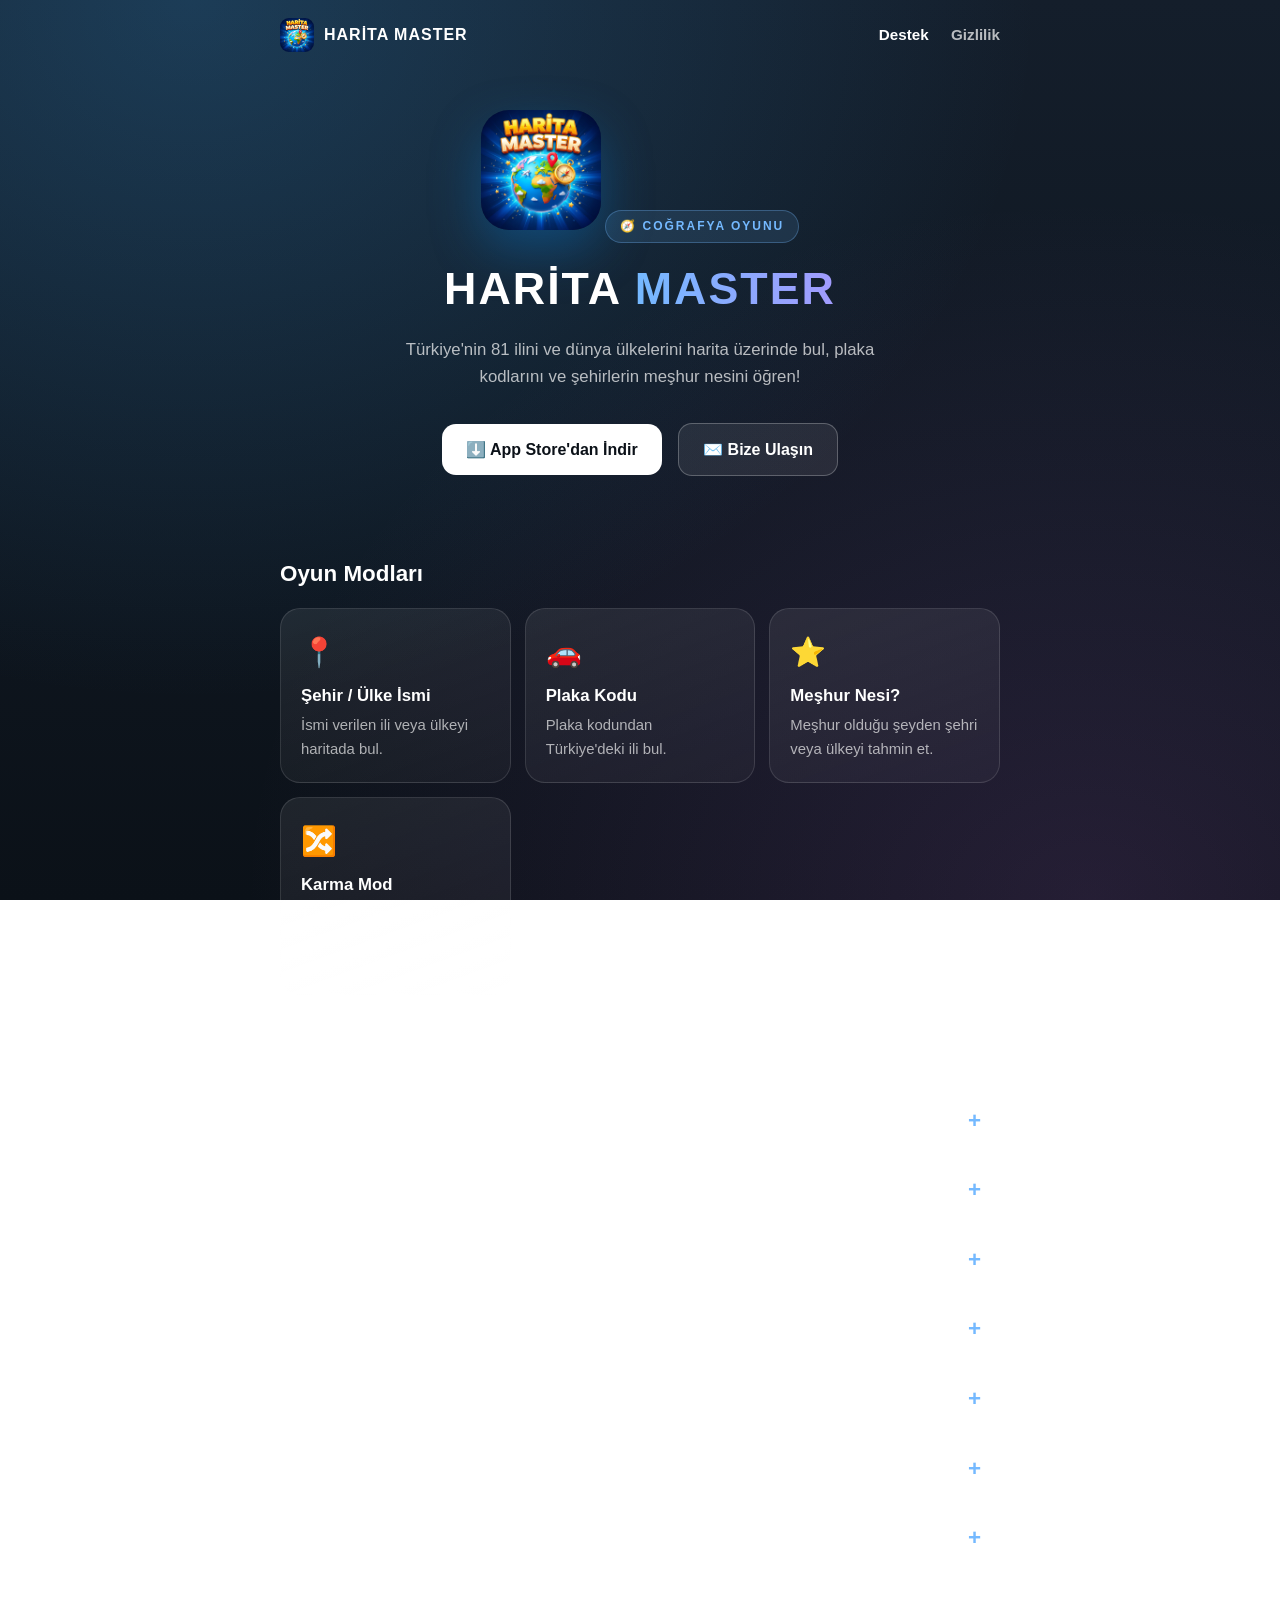
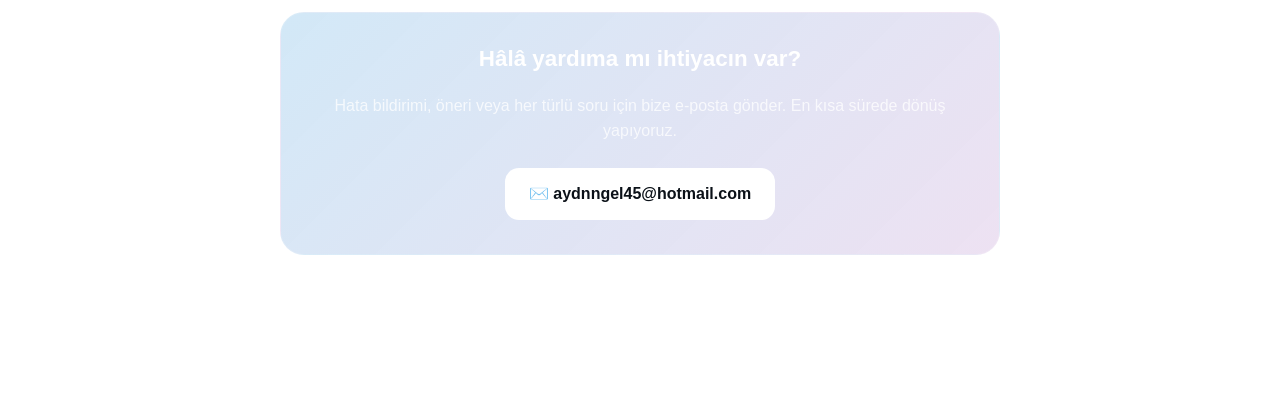
<file: index.html>
<!DOCTYPE html>
<html lang="tr">
<head>
    <meta charset="UTF-8">
    <meta name="viewport" content="width=device-width, initial-scale=1.0">
    <title>Harita Master — Destek</title>
    <meta name="description" content="Harita Master coğrafya oyunu için destek, sık sorulan sorular ve iletişim.">
    <link rel="icon" href="icon.jpg">
    <link rel="stylesheet" href="style.css">
</head>
<body>
    <div class="wrap">
        <nav>
            <a class="brand" href="./"><img src="icon.jpg" alt="">HARİTA MASTER</a>
            <div class="links">
                <a class="active" href="./">Destek</a>
                <a href="privacy.html">Gizlilik</a>
            </div>
        </nav>

        <section class="hero">
            <img class="icon" src="icon.jpg" alt="Harita Master simgesi">
            <div class="badge">🧭 COĞRAFYA OYUNU</div>
            <h1>HARİTA <span>MASTER</span></h1>
            <p class="lead">Türkiye'nin 81 ilini ve dünya ülkelerini harita üzerinde bul, plaka kodlarını ve şehirlerin meşhur nesini öğren!</p>
            <a class="btn" href="https://apps.apple.com/tr/app/harita-master/id6836412762">⬇️ App Store'dan İndir</a>
            <a class="btn ghost" href="#iletisim">✉️ Bize Ulaşın</a>
        </section>

        <h2>Oyun Modları</h2>
        <div class="grid">
            <div class="card">
                <div class="emoji">📍</div>
                <h3>Şehir / Ülke İsmi</h3>
                <p>İsmi verilen ili veya ülkeyi haritada bul.</p>
            </div>
            <div class="card">
                <div class="emoji">🚗</div>
                <h3>Plaka Kodu</h3>
                <p>Plaka kodundan Türkiye'deki ili bul.</p>
            </div>
            <div class="card">
                <div class="emoji">⭐</div>
                <h3>Meşhur Nesi?</h3>
                <p>Meşhur olduğu şeyden şehri veya ülkeyi tahmin et.</p>
            </div>
            <div class="card">
                <div class="emoji">🔀</div>
                <h3>Karma Mod</h3>
                <p>1 ile 5 dakika arasında süre seç, karışık sorularla zamana karşı yarış.</p>
            </div>
        </div>

        <h2>Sık Sorulan Sorular</h2>

        <details>
            <summary>Nasıl oynanır?</summary>
            <div class="answer">Ana menüden <b>Türkiye</b> veya <b>Dünya</b> haritasını, ardından bir oyun modunu seç. Sol üstte sorulan yere haritada dokun. İki parmakla yakınlaştırabilir, tek parmakla haritayı kaydırabilirsin. Takıldığında 💡 düğmesi doğru cevabı gösterir.</div>
        </details>

        <details>
            <summary>Ses gelmiyor, ne yapmalıyım?</summary>
            <div class="answer">iPhone'unun yanındaki sessiz mod düğmesinin kapalı olduğundan ve ses seviyesinin açık olduğundan emin ol. Oyun, telefon sessizdeyken ses çıkarmaz.</div>
        </details>

        <details>
            <summary>Reklamları nasıl kaldırabilirim?</summary>
            <div class="answer">Ana menüdeki <b>👑 Reklamları Kaldır</b> düğmesine dokun. Tek seferlik bir ödemeyle tüm reklamlar kalıcı olarak kaldırılır, abonelik yoktur. Fiyat, satın alma penceresinde ülkene göre gösterilir.</div>
        </details>

        <details>
            <summary>Telefonumu değiştirdim, reklamlar geri geldi.</summary>
            <div class="answer">Satın alma Apple Kimliğine bağlıdır. Aynı Apple Kimliği ile giriş yaptığın cihazda <b>👑 Reklamları Kaldır</b> penceresini aç ve <b>Satın Alımları Geri Yükle</b>'ye dokun. Tekrar ödeme yapman gerekmez.</div>
        </details>

        <details>
            <summary>İade almak istiyorum.</summary>
            <div class="answer">Tüm ödemeler Apple tarafından alınır, bu yüzden iade talepleri de Apple üzerinden yapılır: <a href="https://reportaproblem.apple.com">reportaproblem.apple.com</a></div>
        </details>

        <details>
            <summary>Uygulama neden "takip izni" soruyor?</summary>
            <div class="answer">Ücretsiz sürümde gösterilen reklamların sana daha uygun olması için sorulur. İzin vermesen de oyun tamamen aynı şekilde çalışır. Kararını istediğin zaman <b>Ayarlar → Gizlilik ve Güvenlik → İzleme</b> bölümünden değiştirebilirsin.</div>
        </details>

        <details>
            <summary>Hesap açmam gerekiyor mu?</summary>
            <div class="answer">Hayır. Harita Master'ı oynamak için hesap, kayıt veya giriş gerekmez. Ayrıntılar için <a href="privacy.html">Gizlilik Politikası</a>'na bakabilirsin.</div>
        </details>

        <section class="contact" id="iletisim">
            <h2>Hâlâ yardıma mı ihtiyacın var?</h2>
            <p>Hata bildirimi, öneri veya her türlü soru için bize e-posta gönder. En kısa sürede dönüş yapıyoruz.</p>
            <a class="btn" href="mailto:aydnngel45@hotmail.com?subject=Harita%20Master%20Destek">✉️ aydnngel45@hotmail.com</a>
        </section>

        <footer>
            © 2026 Aydın ONGEL · Harita Master<br>
            <a href="privacy.html">Gizlilik Politikası</a>
            <a href="https://apps.apple.com/tr/app/harita-master/id6836412762">App Store</a>
        </footer>
    </div>
</body>
</html>
</file>
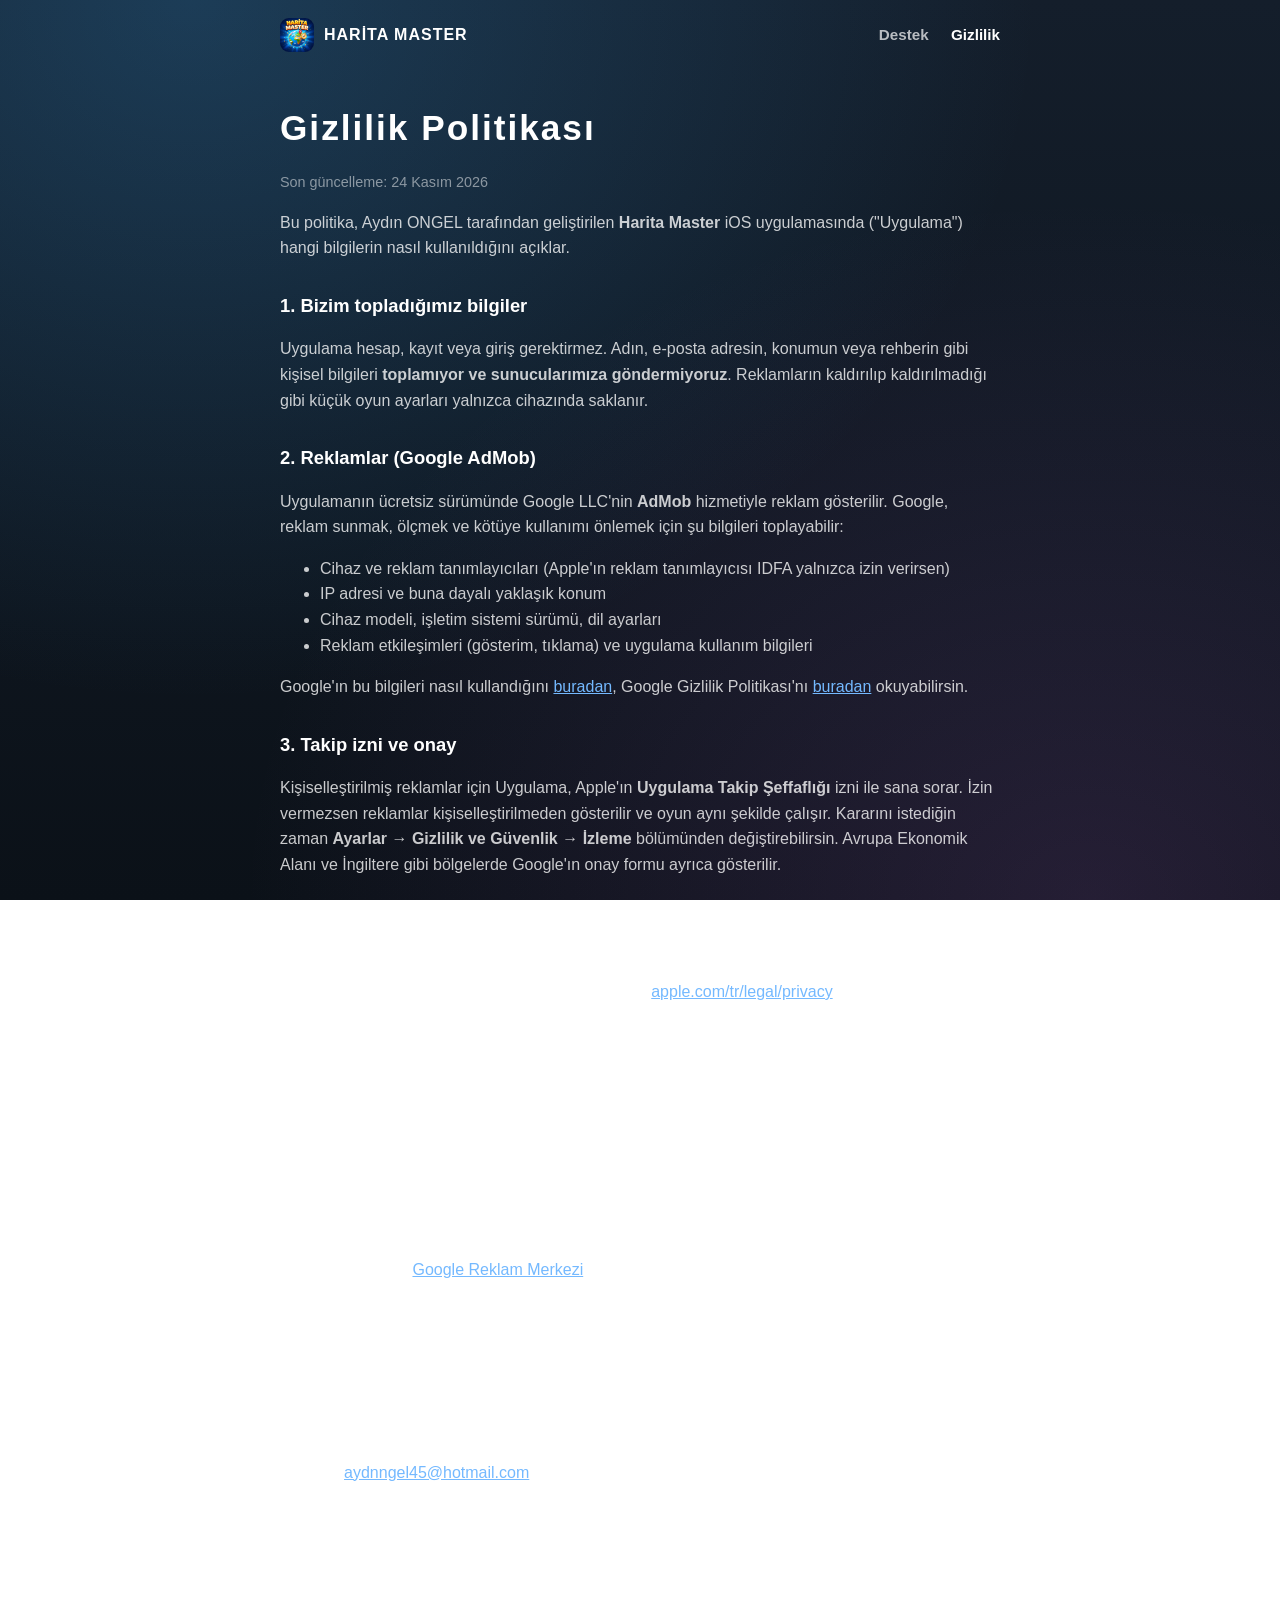
<file: privacy.html>
<!DOCTYPE html>
<html lang="tr">
<head>
    <meta charset="UTF-8">
    <meta name="viewport" content="width=device-width, initial-scale=1.0">
    <title>Harita Master — Gizlilik Politikası</title>
    <link rel="icon" href="icon.jpg">
    <link rel="stylesheet" href="style.css">
</head>
<body>
    <div class="wrap doc">
        <nav>
            <a class="brand" href="./"><img src="icon.jpg" alt="">HARİTA MASTER</a>
            <div class="links">
                <a href="./">Destek</a>
                <a class="active" href="privacy.html">Gizlilik</a>
            </div>
        </nav>

        <h1>Gizlilik Politikası</h1>
        <p class="date">Son güncelleme: 24 Kasım 2026</p>

        <p>Bu politika, Aydın ONGEL tarafından geliştirilen <b>Harita Master</b> iOS uygulamasında ("Uygulama") hangi bilgilerin nasıl kullanıldığını açıklar.</p>

        <h2>1. Bizim topladığımız bilgiler</h2>
        <p>Uygulama hesap, kayıt veya giriş gerektirmez. Adın, e-posta adresin, konumun veya rehberin gibi kişisel bilgileri <b>toplamıyor ve sunucularımıza göndermiyoruz</b>. Reklamların kaldırılıp kaldırılmadığı gibi küçük oyun ayarları yalnızca cihazında saklanır.</p>

        <h2>2. Reklamlar (Google AdMob)</h2>
        <p>Uygulamanın ücretsiz sürümünde Google LLC'nin <b>AdMob</b> hizmetiyle reklam gösterilir. Google, reklam sunmak, ölçmek ve kötüye kullanımı önlemek için şu bilgileri toplayabilir:</p>
        <ul>
            <li>Cihaz ve reklam tanımlayıcıları (Apple'ın reklam tanımlayıcısı IDFA yalnızca izin verirsen)</li>
            <li>IP adresi ve buna dayalı yaklaşık konum</li>
            <li>Cihaz modeli, işletim sistemi sürümü, dil ayarları</li>
            <li>Reklam etkileşimleri (gösterim, tıklama) ve uygulama kullanım bilgileri</li>
        </ul>
        <p>Google'ın bu bilgileri nasıl kullandığını <a href="https://policies.google.com/technologies/partner-sites">buradan</a>, Google Gizlilik Politikası'nı <a href="https://policies.google.com/privacy">buradan</a> okuyabilirsin.</p>

        <h2>3. Takip izni ve onay</h2>
        <p>Kişiselleştirilmiş reklamlar için Uygulama, Apple'ın <b>Uygulama Takip Şeffaflığı</b> izni ile sana sorar. İzin vermezsen reklamlar kişiselleştirilmeden gösterilir ve oyun aynı şekilde çalışır. Kararını istediğin zaman <b>Ayarlar → Gizlilik ve Güvenlik → İzleme</b> bölümünden değiştirebilirsin. Avrupa Ekonomik Alanı ve İngiltere gibi bölgelerde Google'ın onay formu ayrıca gösterilir.</p>

        <h2>4. Satın almalar</h2>
        <p>"Reklamları Kaldır" satın alımı tamamen Apple'ın App Store sistemi üzerinden yapılır. Ödeme ve kart bilgilerin bize iletilmez. Apple'ın gizlilik politikası için: <a href="https://www.apple.com/tr/legal/privacy/">apple.com/tr/legal/privacy</a></p>

        <h2>5. Çocukların gizliliği</h2>
        <p>Uygulama özellikle 13 yaşından küçük çocuklara yönelik değildir ve bilerek çocuklardan kişisel bilgi toplamayız.</p>

        <h2>6. Haklarınız</h2>
        <p>6698 sayılı Kişisel Verilerin Korunması Kanunu (KVKK) ve geçerli diğer mevzuat kapsamındaki haklarını kullanmak veya gizlilikle ilgili her türlü sorunu iletmek için bize yazabilirsin. Google'ın tuttuğu reklam verileri için <a href="https://myadcenter.google.com/">Google Reklam Merkezi</a>'ni kullanabilirsin.</p>

        <h2>7. Değişiklikler</h2>
        <p>Bu politika zaman zaman güncellenebilir. Güncel sürüm her zaman bu sayfada yayımlanır.</p>

        <h2>8. İletişim</h2>
        <p>E-posta: <a href="mailto:aydnngel45@hotmail.com">aydnngel45@hotmail.com</a></p>

        <footer>
            © 2026 Aydın ONGEL · Harita Master<br>
            <a href="./">Destek</a>
            <a href="https://apps.apple.com/tr/app/harita-master/id6836412762">App Store</a>
        </footer>
    </div>
</body>
</html>
</file>
<file: style.css>
/* Harita Master destek sitesi — oyunla aynı renkler */
* { box-sizing: border-box; }

body {
    margin: 0;
    font-family: -apple-system, BlinkMacSystemFont, "Segoe UI", Roboto, sans-serif;
    color: #e8eef5;
    background:
        radial-gradient(ellipse at 15% 0%, rgba(52, 152, 219, 0.25) 0%, transparent 55%),
        radial-gradient(ellipse at 85% 100%, rgba(155, 89, 182, 0.18) 0%, transparent 55%),
        linear-gradient(180deg, #141e2b 0%, #0b1118 100%);
    background-attachment: fixed;
    min-height: 100vh;
    line-height: 1.6;
}

a { color: #74b9ff; }

.wrap {
    max-width: 760px;
    margin: 0 auto;
    padding: 0 20px 40px;
}

/* Üst menü */
nav {
    display: flex;
    align-items: center;
    justify-content: space-between;
    padding: 18px 0;
}

.brand {
    display: flex;
    align-items: center;
    gap: 10px;
    color: #fff;
    text-decoration: none;
    font-weight: 900;
    letter-spacing: 1px;
}

.brand img { width: 34px; height: 34px; border-radius: 9px; }

nav .links a {
    margin-left: 18px;
    color: rgba(255, 255, 255, 0.7);
    text-decoration: none;
    font-weight: 600;
    font-size: 0.95rem;
}

nav .links a:hover, nav .links a.active { color: #fff; }

/* Giriş bölümü */
.hero {
    text-align: center;
    padding: 40px 0 30px;
}

.hero .icon {
    width: 120px;
    height: 120px;
    border-radius: 28px;
    box-shadow: 0 20px 50px rgba(9, 132, 227, 0.35);
}

.badge {
    display: inline-block;
    margin: 22px 0 10px;
    padding: 6px 14px;
    border-radius: 30px;
    font-size: 0.75rem;
    font-weight: 800;
    letter-spacing: 2px;
    color: #74b9ff;
    background: rgba(116, 185, 255, 0.12);
    border: 1px solid rgba(116, 185, 255, 0.3);
}

h1 {
    margin: 0;
    font-size: clamp(2rem, 7vw, 2.8rem);
    font-weight: 900;
    letter-spacing: 2px;
    color: #fff;
}

h1 span {
    background: linear-gradient(90deg, #74b9ff, #a29bfe);
    -webkit-background-clip: text;
    background-clip: text;
    color: transparent;
}

.lead {
    max-width: 520px;
    margin: 12px auto 26px;
    color: rgba(255, 255, 255, 0.7);
    font-size: 1.05rem;
}

.btn {
    display: inline-flex;
    align-items: center;
    gap: 8px;
    margin: 6px;
    padding: 13px 24px;
    border-radius: 14px;
    font-weight: 800;
    text-decoration: none;
    color: #0b1118;
    background: #fff;
}

.btn.ghost {
    color: #fff;
    background: rgba(255, 255, 255, 0.08);
    border: 1px solid rgba(255, 255, 255, 0.25);
}

/* Kartlar */
h2 {
    margin: 44px 0 16px;
    font-size: 1.4rem;
    font-weight: 900;
    color: #fff;
}

.grid {
    display: grid;
    grid-template-columns: repeat(auto-fit, minmax(210px, 1fr));
    gap: 14px;
}

.card {
    padding: 20px;
    border-radius: 20px;
    background: linear-gradient(160deg, rgba(255, 255, 255, 0.08) 0%, rgba(255, 255, 255, 0.03) 100%);
    border: 1px solid rgba(255, 255, 255, 0.12);
}

.card .emoji { font-size: 1.8rem; }
.card h3 { margin: 8px 0 4px; font-size: 1.05rem; color: #fff; }
.card p { margin: 0; color: rgba(255, 255, 255, 0.65); font-size: 0.93rem; }

/* Sık sorulan sorular */
details {
    margin-bottom: 10px;
    border-radius: 16px;
    background: rgba(255, 255, 255, 0.05);
    border: 1px solid rgba(255, 255, 255, 0.1);
    overflow: hidden;
}

summary {
    cursor: pointer;
    list-style: none;
    padding: 16px 48px 16px 18px;
    position: relative;
    font-weight: 700;
    color: #fff;
}

summary::-webkit-details-marker { display: none; }

summary::after {
    content: "+";
    position: absolute;
    right: 18px;
    top: 50%;
    transform: translateY(-50%);
    font-size: 1.4rem;
    color: #74b9ff;
}

details[open] summary::after { content: "−"; }

details .answer {
    padding: 0 18px 16px;
    color: rgba(255, 255, 255, 0.72);
}

/* İletişim kutusu */
.contact {
    margin-top: 44px;
    padding: 28px 22px;
    border-radius: 24px;
    text-align: center;
    background: linear-gradient(135deg, rgba(52, 152, 219, 0.22), rgba(155, 89, 182, 0.18));
    border: 1px solid rgba(255, 255, 255, 0.15);
}

.contact h2 { margin-top: 0; }
.contact p { color: rgba(255, 255, 255, 0.75); margin: 0 0 18px; }

/* Gizlilik politikası metni */
.doc h1 { font-size: clamp(1.7rem, 6vw, 2.2rem); margin-top: 30px; }
.doc .date { color: rgba(255, 255, 255, 0.5); font-size: 0.9rem; }
.doc h2 { font-size: 1.15rem; margin: 30px 0 8px; }
.doc p, .doc li { color: rgba(255, 255, 255, 0.78); }

footer {
    margin-top: 50px;
    padding-top: 20px;
    border-top: 1px solid rgba(255, 255, 255, 0.1);
    text-align: center;
    font-size: 0.85rem;
    color: rgba(255, 255, 255, 0.45);
}

footer a { color: rgba(255, 255, 255, 0.6); margin: 0 8px; }
</file>
